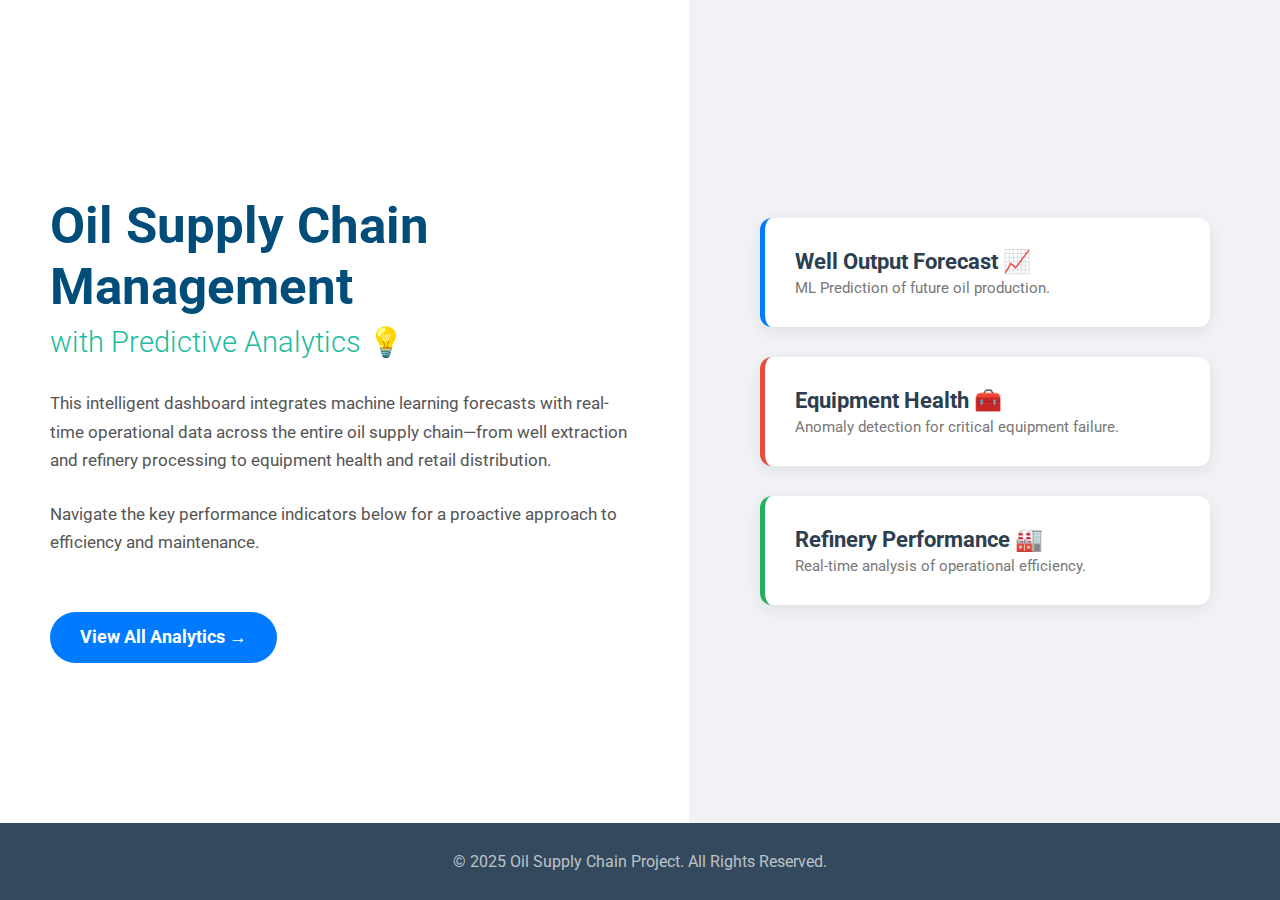
<file: landing.html>
<!DOCTYPE html>
<html lang="en">
<head>
    <meta charset="UTF-8">
    <meta name="viewport" content="width=device-width, initial-scale=1.0">
    <title>Oil Supply Chain - Welcome</title>
    <link rel="stylesheet" href="landing_style.css"> 
    <link href="https://fonts.googleapis.com/css2?family=Roboto:wght@300;400;700&display=swap" rel="stylesheet">
</head>
<body>
    <div class="split-container">
        <div class="hero-left">
            <div class="content">
                <h1>Oil Supply Chain Management</h1>
                <h2>with Predictive Analytics 💡</h2>
                <p>This intelligent dashboard integrates machine learning forecasts with real-time operational data across the entire oil supply chain—from well extraction and refinery processing to equipment health and retail distribution.</p>
                <p>Navigate the key performance indicators below for a proactive approach to efficiency and maintenance.</p>
            </div>
            <a href="index.html" class="cta-button">View All Analytics →</a>
        </div>

        <div class="hero-right">
            <div class="panel-grid">
                <a href="index.html#predicted-well-output" class="panel panel-output">
                    <h3>Well Output Forecast 📈</h3>
                    <p>ML Prediction of future oil production.</p>
                </a>
                <a href="index.html#equipment-anomalies" class="panel panel-anomaly">
                    <h3>Equipment Health 🧰</h3>
                    <p>Anomaly detection for critical equipment failure.</p>
                </a>
                <a href="index.html#refinery-efficiency" class="panel panel-refinery">
                    <h3>Refinery Performance 🏭</h3>
                    <p>Real-time analysis of operational efficiency.</p>
                </a>
            </div>
        </div>
    </div>
    
    <footer class="landing-footer">
        <p>© 2025 Oil Supply Chain Project. All Rights Reserved.</p>
    </footer>
</body>
</html>
</file>
<file: landing_style.css>
body {
    font-family: 'Roboto', sans-serif;
    margin: 0;
    background-color: #f0f2f5;
    color: #2c3e50;
    min-height: 100vh;
    display: flex;
    flex-direction: column;
}

.split-container {
    display: flex;
    flex-grow: 1;
    min-height: 90vh;
}

/* LEFT SIDE STYLING (The Project Intro) */
.hero-left {
    flex: 1.2;
    background-color: #ffffff;
    padding: 60px 50px;
    display: flex;
    flex-direction: column;
    justify-content: center;
    box-shadow: 5px 0 15px rgba(0, 0, 0, 0.1);
}

.hero-left h1 {
    font-size: 3.2rem;
    font-weight: 700;
    color: #004d7a; /* Deep Blue */
    margin-bottom: 0.5rem;
}

.hero-left h2 {
    font-size: 1.8rem;
    font-weight: 300;
    color: #1abc9c; /* Accent Green */
    margin-top: 0;
    margin-bottom: 30px;
}

.hero-left p {
    font-size: 1.05rem;
    line-height: 1.7;
    margin-bottom: 25px;
    color: #555;
}

.cta-button {
    display: inline-block;
    padding: 15px 30px;
    margin-top: 30px;
    background-color: #007bff; /* Primary Action Blue */
    color: white;
    text-decoration: none;
    border-radius: 50px;
    font-weight: 700;
    font-size: 1.1rem;
    transition: background-color 0.3s, transform 0.2s;
    text-align: center;
    width: fit-content;
}

.cta-button:hover {
    background-color: #0056b3;
    transform: translateY(-2px);
}


/* RIGHT SIDE STYLING (The Navigation Grid) */
.hero-right {
    flex: 1;
    background-color: #f0f2f5; 
    display: flex;
    align-items: center;
    justify-content: center;
    padding: 50px;
}

.panel-grid {
    display: grid;
    grid-template-columns: 1fr;
    gap: 30px;
    max-width: 450px;
    width: 100%;
}

.panel {
    background: white;
    padding: 30px;
    border-radius: 12px;
    text-decoration: none;
    color: inherit;
    box-shadow: 0 4px 15px rgba(0, 0, 0, 0.08);
    transition: transform 0.3s, box-shadow 0.3s;
    border-left: 5px solid transparent;
}

.panel:hover {
    transform: translateY(-5px);
    box-shadow: 0 10px 25px rgba(0, 0, 0, 0.15);
}

.panel h3 {
    font-size: 1.4rem;
    margin-top: 0;
    margin-bottom: 5px;
    font-weight: 700;
}

.panel p {
    font-size: 0.95rem;
    color: #777;
    margin: 0;
}

/* Panel Specific Colors */
.panel-output { border-left-color: #007bff; }
.panel-anomaly { border-left-color: #e74c3c; }
.panel-refinery { border-left-color: #27ae60; }


/* FOOTER STYLING */
.landing-footer {
    background: #34495e; 
    color: #bdc3c7;
    text-align: center;
    padding: 0.8rem;
}

/* RESPONSIVENESS */
@media (max-width: 1000px) {
    .split-container {
        flex-direction: column;
    }
    .hero-left, .hero-right {
        padding: 40px 20px;
    }
    .hero-left {
        box-shadow: 0 5px 15px rgba(0, 0, 0, 0.08);
    }
    .hero-left h1 {
        font-size: 2.5rem;
    }
}
</file>
